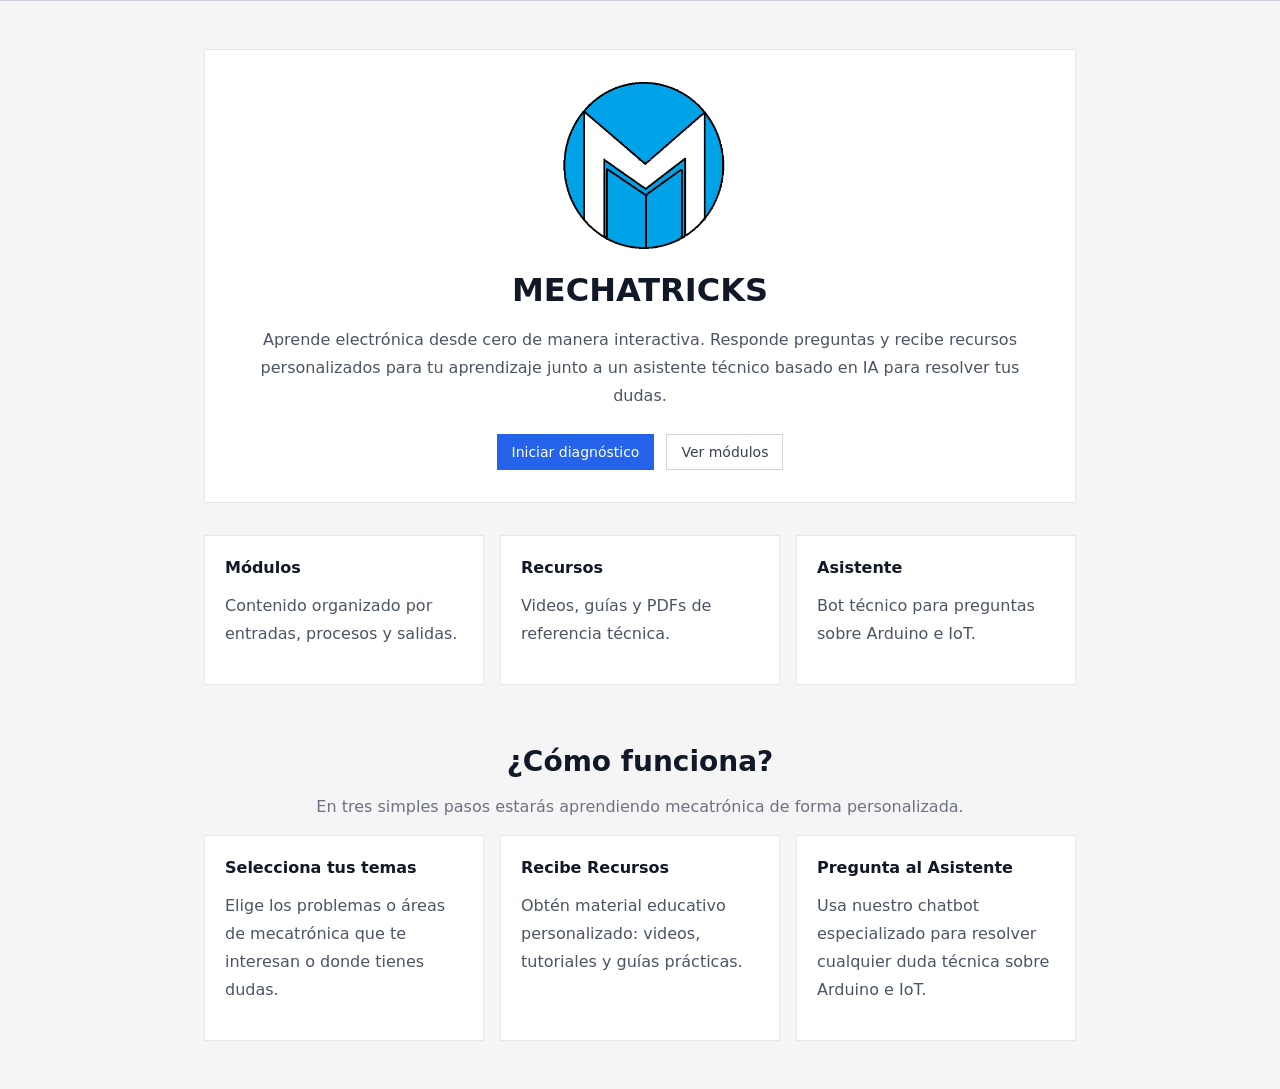
<file: Mechatricks_Final/index.html>
<!doctype html>
<html lang="es">
  <head>
    <meta charset="utf-8">
    <meta http-equiv="refresh" content="0; url=Mechatricks_Final/site/index.html">
    <title>Mechatricks</title>
  </head>
  <body>
    <p>Cargando Mechatricks...</p>
  </body>
</html>
</file>
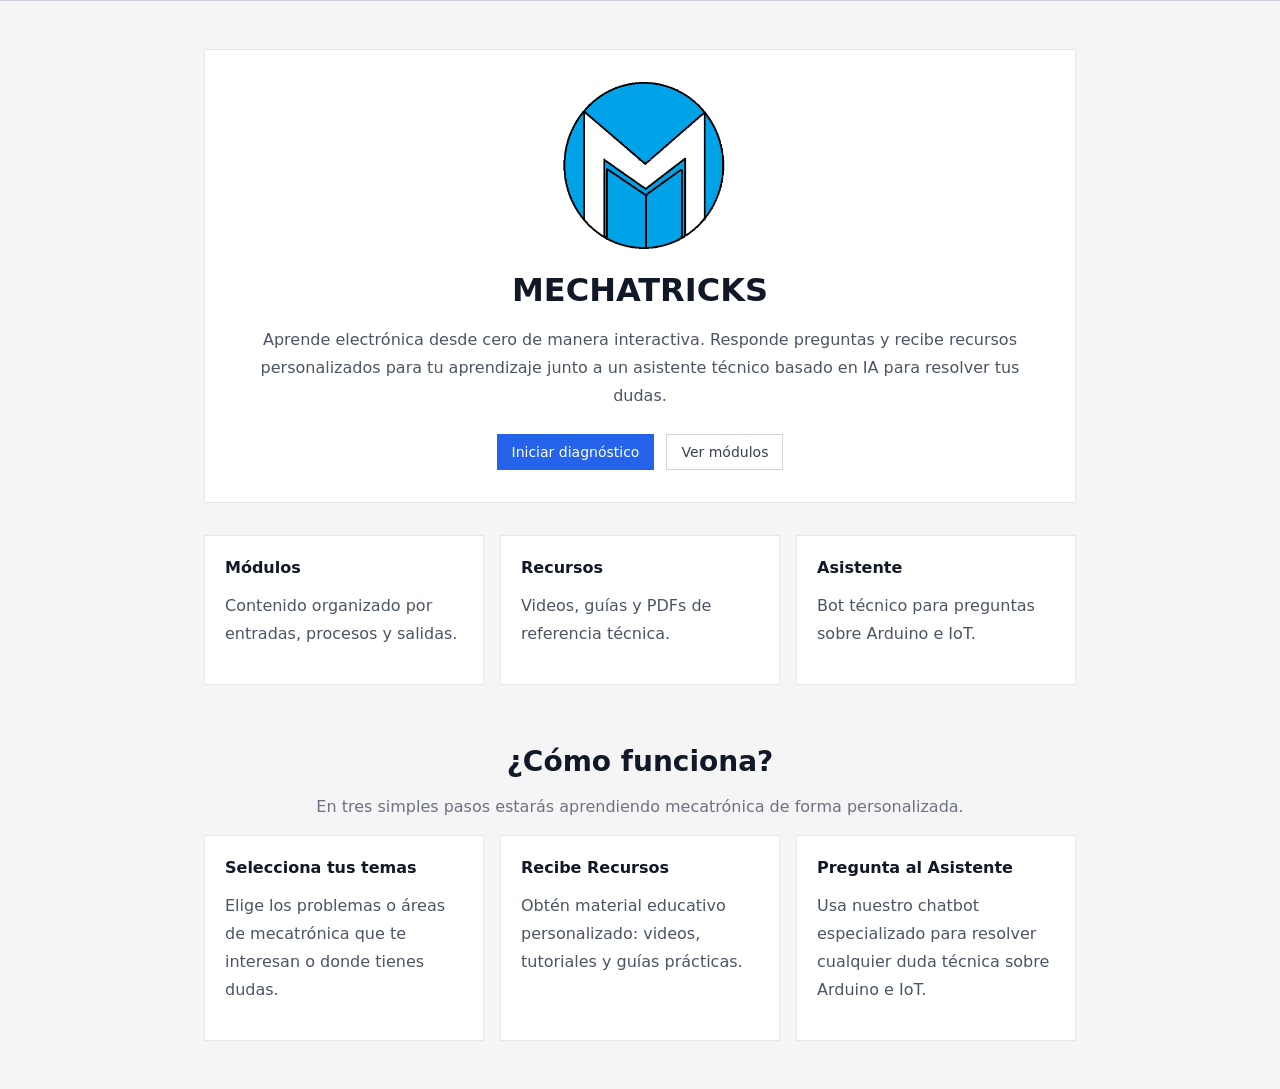
<file: Mechatricks_Final/Mechatricks_Final/site/index.html>
<!DOCTYPE html>
<html lang="es">
<head>
  <meta charset="utf-8">
  <meta name="viewport" content="width=device-width, initial-scale=1">
  <title>MECHATRICKS</title>
  <link rel="stylesheet" href="assets/css/styles.css">
</head>
<body>
  <div class="raiz-diseno">
    <header class="encabezado-diseno" id="encabezado-diseno"></header>

    <main class="principal">
      <section class="seccion inicio">
        <div class="banner-principal">
          <div class="logo-banner">
            <img src="assets/MECHATRICKS.png" alt="Mechatricks logo">
          </div>
          <h1 class="titulo">MECHATRICKS</h1>
          <p class="copia-banner">
            Aprende electrónica desde cero de manera interactiva. Responde preguntas y recibe
            recursos personalizados para tu aprendizaje junto a un asistente técnico basado en IA para
            resolver tus dudas.
          </p>

          <div class="acciones-banner">
            <a href="diagnostico.html" class="boton boton-principal">Iniciar diagnóstico</a>
            <a href="modulos.html" class="boton boton-secundario">Ver módulos</a>
          </div>
        </div>

        <div class="cuadricula-resumen">
          <article class="caracteristica">
            <h3 class="titulo">Módulos</h3>
            <p class="descripcion-caracteristica">Contenido organizado por entradas, procesos y salidas.</p>
          </article>
          <article class="caracteristica">
            <h3 class="titulo">Recursos</h3>
            <p class="descripcion-caracteristica">Videos, guías y PDFs de referencia técnica.</p></article>
          <article class="caracteristica">
            <h3 class="titulo">Asistente</h3>
            <p class="descripcion-caracteristica">Bot técnico para preguntas sobre Arduino e IoT.</p>
          </article>
        </div>

        <div class="como-funciona">
          <h2 class="encabezado">¿Cómo funciona?</h2>
          <p class="copia-seccion">
            En tres simples pasos estarás aprendiendo mecatrónica de forma personalizada.
          </p>

          <div class="cuadricula-pasos">
            <article class="paso">
              <h3 class="titulo">Selecciona tus temas</h3>
              <p class="descripcion-paso">Elige los problemas o áreas de mecatrónica que te interesan o donde tienes dudas.</p>
            </article>
            <article class="paso">
              <h3 class="titulo">Recibe Recursos</h3>
              <p class="descripcion-paso">Obtén material educativo personalizado: videos, tutoriales y guías prácticas.</p>
            </article>
            <article class="paso">
              <h3 class="titulo">Pregunta al Asistente</h3>
              <p class="descripcion-paso">Usa nuestro chatbot especializado para resolver cualquier duda técnica sobre Arduino e IoT.</p>
            </article>
          </div>
        </div>
      </section>
    </main>
  </div>
  <script type="module">
    import { inicializarDiseno } from "./assets/js/layout.js";
    inicializarDiseno("index.html");
  </script>
</body>
</html>
</file>
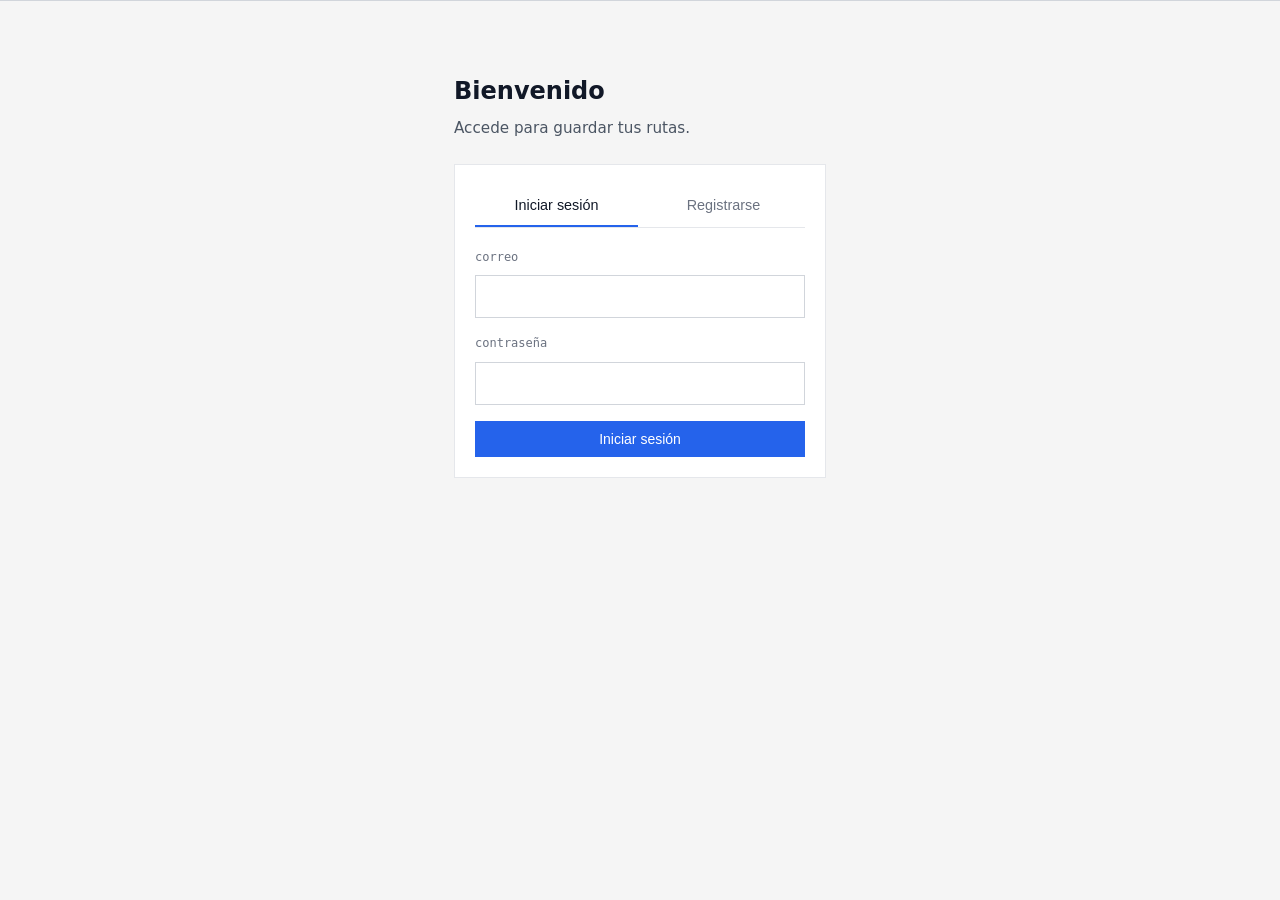
<file: Mechatricks_Final/Mechatricks_Final/site/auth.html>
<!DOCTYPE html>
<html lang="es">
<head>
  <meta charset="utf-8">
  <meta name="viewport" content="width=device-width, initial-scale=1">
  <title>Acceso — mechatricks</title>
  <link rel="stylesheet" href="assets/css/styles.css">
</head>
<body>
  <div class="raiz-diseno">
    <header class="encabezado-diseno" id="encabezado-diseno"></header>
    <main class="principal">
      <div class="seccion-acceso">
        <h1 class="titulo">Bienvenido</h1>
        <p class="subtitulo">Accede para guardar tus rutas.</p>

        <div class="formulario-acceso">
          <div class="pestanas-autenticacion">
            <button id="pestaña-iniciar-sesion" class="pestaña activa">Iniciar sesión</button>
            <button id="pestaña-registrarse" class="pestaña">Registrarse</button>
          </div>

          <form id="formulario-autenticacion" class="formulario-autenticacion">
            <div class="grupo-formulario" id="grupo-nombre" style="display: none">
              <label class="etiqueta-formulario">nombre</label>
              <input id="entrada-nombre" class="entrada-formulario">
            </div>
            <div class="grupo-formulario">
              <label class="etiqueta-formulario">correo</label>
              <input type="email" required id="entrada-correo" class="entrada-formulario">
            </div>
            <div class="grupo-formulario">
               <label class="etiqueta-formulario">contraseña</label>
               <input type="password" required minlength="6" id="entrada-contraseña" class="entrada-formulario">
            </div>

            <p id="error-formulario" class="error-formulario" style="display: none"></p>

            <button type="submit" id="boton-enviar" class="boton boton-principal boton-enviar">Iniciar sesión</button>
          </form>
        </div>
      </div>
    </main>
  </div>
  <script type="module" src="assets/js/pages/auth.js"></script>
</body>
</html>
</file>
<file: Mechatricks_Final/Mechatricks_Final/site/assets/css/styles.css>
/* Variables principales */
:root {
  --fondo: #f5f5f5;
  --texto: #111827;
  --primario: #2563eb;
  --primario-hover: #1d4ed8;
  --texto-blanco: #ffffff;
  --borde: #d1d5db;
  --borde-tarjeta: #e5e7eb;
  --gris-claro: #f9fafb;
  --gris-medio: #6b7280;
  --fuente: "Inter", system-ui, sans-serif;
  --fuente-codigo: "JetBrains Mono", monospace;
}

/* Reset básico */
* {
  box-sizing: border-box;
}

body {
  min-height: 100vh;
  margin: 0;
  background-color: var(--fondo);
  color: var(--texto);
  font-family: var(--fuente);
  line-height: 1.5;
}

.raiz-diseno {
  min-height: 100vh;
  display: flex;
  flex-direction: column;
  background-color: var(--fondo);
  color: var(--texto);
}

.encabezado-diseno {
  background-color: #ffffff;
  border-bottom: 1px solid var(--borde);
}

.interior-diseno {
  width: calc(100% - 32px);
  margin: 0 auto;
  min-height: 56px;
  display: grid;
  grid-template-columns: minmax(0, 1fr) auto auto;
  gap: 6px;
  align-items: center;
}

.enlace-marca {
  font-family: var(--fuente-codigo);
  font-weight: 700;
  font-size: 1.125rem;
  color: var(--texto);
  text-decoration: none;
}

.enlaces-nav {
  display: none;
  gap: 24px;
  align-items: center;
  grid-column: 1 / -1;
}

.boton-menu-nav {
  width: 36px;
  height: 36px;
  grid-column: 2;
  grid-row: 1;
  padding: 8px;
  border: 1px solid var(--borde);
  background: #ffffff;
  display: grid;
  align-content: center;
  gap: 4px;
  cursor: pointer;
}

.boton-menu-nav span {
  display: block;
  height: 2px;
  background: var(--texto);
}

.menu-nav-abierto .enlaces-nav {
  display: flex;
  width: 100%;
  flex-direction: column;
  align-items: stretch;
  gap: 0;
  padding-bottom: 8px;
}

.menu-nav-abierto .enlace-nav {
  padding: 10px 0;
  border-top: 1px solid var(--borde-tarjeta);
}

@media (min-width: 768px) {
  .interior-diseno {
    width: min(1100px, calc(100% - 48px));
    display: flex;
    justify-content: space-between;
  }

  .enlaces-nav {
    display: flex;
    grid-column: auto;
  }

  .boton-menu-nav {
    display: none;
  }
}

.enlace-nav {
  font-size: 0.875rem;
  color: var(--gris-medio);
  text-decoration: none;
  font-weight: 500;
  transition: color 0.2s ease;
}

.enlace-nav:hover,
.enlace-nav-activo {
  color: var(--texto);
}

.acciones-usuario {
  gap: 12px;
  display: flex;
  align-items: center;
  grid-column: 3;
  grid-row: 1;
}

.correo-usuario {
  display: none;
  color: #6b7280; /* color directo */
  font-size: 0.75rem;
  max-width: 180px;
  overflow: hidden;
  text-overflow: ellipsis;
  white-space: nowrap;
}

@media (min-width: 640px) {
  .correo-usuario {
    display: inline-block;
  }
}

.boton {
  display: inline-flex;
  align-items: center;
  justify-content: center;
  min-height: 36px;
  padding: 0 14px;
  border-radius: 0;
  font-size: 0.875rem;
  font-weight: 500;
  text-decoration: none;
  border: 1px solid transparent;
  cursor: pointer;
}

.boton,
.boton-principal,
.boton-secundario,
.boton-peligro,
.boton-pastilla,
button,
input[type="button"],
input[type="submit"],
input[type="reset"] {
  border-radius: 0 !important;
}

.boton-principal {
  background-color: var(--primario);
  color: var(--texto-blanco);
}

.boton-principal:hover {
  background-color: var(--primario-hover);
}

.boton-secundario {
  background-color: #ffffff;
  color: #374151;
  border-color: var(--borde);
}

.boton-secundario:hover {
  background-color: #f3f4f6;
}

.boton-acceso {
  white-space: nowrap;
}

/* Panel del Chat */
.panel-chat {
  background-color: #ffffff;
  border: 1px solid var(--borde-tarjeta);
  border-radius: 0;
  box-shadow: none;
  display: flex;
  flex-direction: column;
  overflow: hidden;
  height: 480px;
}

.encabezado-chat {
  padding: 0.75rem 1rem;
  border-bottom: 1px solid var(--borde-tarjeta);
  display: flex;
  align-items: center;
  justify-content: space-between;
}

.estado-chat {
  color: #16a34a;
  font-size: 0.75rem;
  font-family: var(--fuente-codigo);
}

.mensajes-chat {
  flex: 1;
  overflow-y: auto;
  padding: 1rem;
  display: flex;
  flex-direction: column;
  gap: 0.75rem;
}

.chat-vacio {
  color: var(--gris-medio);
  font-size: 0.875rem;
}

.mensaje-chat {
  padding: 0.75rem 0.875rem;
  font-size: 0.875rem;
  line-height: 1.5;
  white-space: pre-wrap;
  word-break: break-word;
  border-left-width: 4px;
  border-left-style: solid;
}

.mensaje-usuario {
  background-color: #eff6ff;
  border-left-color: #3b82f6;
  color: var(--texto);
}

.mensaje-asistente {
  background-color: var(--gris-claro);
  border-left-color: var(--borde);
  color: #1f2937;
}

.escribiendo-chat {
  display: inline-flex;
  align-items: center;
  gap: 0.5rem;
  padding: 0.75rem 0.875rem;
  font-size: 0.875rem;
  background-color: var(--gris-claro);
  border-left: 4px solid var(--borde);
}

.fila-entrada-chat {
  padding: 0.75rem;
  border-top: 1px solid var(--borde-tarjeta);
  display: flex;
  gap: 0.75rem;
}

.entrada-chat {
  flex: 1;
  padding: 0.75rem 0.875rem;
  border: 1px solid var(--borde);
  border-radius: 0;
  background-color: #ffffff;
  font-size: 0.875rem;
  color: var(--texto);
}

.entrada-chat:focus {
  outline: none;
  border-color: var(--primario);
}

.boton-enviar-chat {
  min-width: 96px;
}

/* Pantalla de login / registro */
.seccion-acceso {
  max-width: 420px;
  margin: 0 auto;
  padding: 4rem 1.5rem;
}

.seccion-acceso .titulo {
  margin-top: 0.5rem;
  font-size: 1.5rem;
  font-weight: 700;
  color: var(--texto);
}

.seccion-acceso .subtitulo {
  margin-top: 0.5rem;
  color: #4b5563;
  font-size: 0.95rem;
}

.formulario-acceso {
  margin-top: 1.5rem;
  background-color: #ffffff;
  border: 1px solid var(--borde-tarjeta);
  border-radius: 0;
  box-shadow: none;
  padding: 1.25rem;
}

.pestanas-autenticacion {
  display: grid;
  grid-template-columns: repeat(2, minmax(0, 1fr));
  gap: 0.25rem;
  margin-bottom: 1.25rem;
  border-bottom: 1px solid var(--borde-tarjeta);
}

.pestaña {
  padding: 0.75rem 0;
  font-size: 0.9rem;
  font-weight: 500;
  color: var(--gris-medio);
  background: transparent;
  border: none;
  border-bottom: 2px solid transparent;
  cursor: pointer;
}

.activa {
  color: var(--texto);
  border-bottom-color: var(--primario);
}

.formulario-autenticacion {
  display: grid;
  gap: 1rem;
}

.grupo-formulario {
  display: grid;
  gap: 0.35rem;
}

.etiqueta-formulario {
  display: block;
  font-size: 0.75rem;
  color: var(--gris-medio);
  margin-bottom: 0.25rem;
  font-family: var(--fuente-codigo);
  text-transform: lowercase;
}

.entrada-formulario {
  width: 100%;
  padding: 0.75rem 0.9rem;
  border: 1px solid var(--borde);
  border-radius: 0;
  background-color: #ffffff;
  font-size: 0.95rem;
  color: var(--texto);
}

.entrada-formulario:focus {
  outline: none;
  border-color: var(--primario);
}

.error-formulario {
  color: #dc2626;
  font-size: 0.9rem;
}

.boton-enviar {
  width: 100%;
  justify-content: center;
}

/* Estructura general de secciones */
.seccion {
  max-width: 920px;
  margin: 0 auto;
  padding: 3rem 1.5rem;
}

.meta-pagina {
  font-family: var(--fuente-codigo);
  font-size: 0.75rem;
  color: var(--gris-medio);
}

.titulo {
  margin-top: 0.5rem;
  font-size: 1.5rem;
  font-weight: 700;
  color: var(--texto);
}

.descripcion-pagina {
  margin-top: 0.5rem;
  color: #4b5563;
  font-size: 0.95rem;
}

.encabezado-pagina {
  display: grid;
  gap: 0.75rem;
  margin-bottom: 1.5rem;
}

.nota-pagina {
  color: #475569;
  font-size: 0.95rem;
}

.seccion-asistente {
  margin-top: 2rem;
}

.grupos-recursos {
  display: grid;
  gap: 1.5rem;
}

.grupo-recurso {
  display: grid;
  gap: 0.85rem;
}

.mensaje-recursos-vacios {
  margin-top: 1.25rem;
  color: var(--gris-medio);
}

.accion-pagina {
  display: inline-flex;
  margin-top: 1.25rem;
}

.tarjeta-info,
.tarjeta-resultado,
.tarjeta-perfil,
.tarjeta-recomendada,
.tarjeta-pregunta,
.envoltura-tabla-recursos {
  background-color: #ffffff;
  border: 1px solid var(--borde-tarjeta);
  border-radius: 0;
  box-shadow: none;
}

.tarjeta-info,
.tarjeta-resultado,
.tarjeta-perfil,
.tarjeta-recomendada,
.tarjeta-pregunta {
  padding: 1.25rem;
}

.fila-filtro,
.cuadricula-filtros,
.fila-accion,
.acciones-navegacion,
.cuadricula-perfil,
.contenido-recomendado,
.lista-sugerida {
  display: grid;
  gap: 0.75rem;
}

.fila-filtro {
  grid-template-columns: repeat(auto-fit, minmax(120px, max-content));
}

.boton-pastilla {
  padding: 0.5rem 0.85rem;
  border-radius: 0;
  border: 1px solid var(--borde);
  background-color: #ffffff;
  color: #374151;
  font-size: 0.875rem;
  cursor: pointer;
}

.boton-pastilla:hover {
  background-color: var(--gris-claro);
}

.boton-pastilla-activo {
  background-color: var(--primario);
  color: var(--texto-blanco);
  border-color: var(--primario);
}

.lista-modulos {
  margin-top: 1.5rem;
  list-style: none;
  padding: 0;
}

.elemento-modulo {
  padding: 1rem 1.25rem;
}

.elemento-modulo-alternado {
  background-color: var(--gris-claro);
}

.fila-modulo {
  display: flex;
  flex-direction: column;
  gap: 0.75rem;
}

@media (min-width: 768px) {
  .fila-modulo {
    flex-direction: row;
    align-items: center;
    justify-content: space-between;
  }
}

.info-modulo {
  display: flex;
  align-items: flex-start;
  gap: 1rem;
  min-width: 0;
}

.id-modulo,
.etiqueta-resultado,
.etiqueta-estadistica,
.etiqueta-formulario,
.meta-pagina,
.tipo-recurso {
  font-family: var(--fuente-codigo);
  font-size: 0.75rem;
  color: var(--gris-medio);
}

.meta-modulo,
.detalle-modulo,
.descripcion-pagina,
.texto-ayuda,
.caracteristica .descripcion,
.caracteristica .descripcion-caracteristica,
.paso .descripcion,
.paso .descripcion-paso,
.descripcion-modulo,
.fuente-recurso {
  color: #4b5563;
  line-height: 1.65;
}

.titulo-modulo,
.titulo-recurso,
.valor-estadistica,
.valor-resultado,
.encabezado,
.subtitulo-seccion {
  color: var(--texto);
  font-weight: 700;
}

.titulo-modulo,
.titulo-recurso,
.titulo,
.encabezado,
.subtitulo-seccion {
  margin: 0;
}

.subtitulo-modulo,
.detalle-modulo,
.resumen-recurso,
.mensaje-estado,
.texto-ayuda,
.descripcion-pagina,
.caracteristica .descripcion,
.caracteristica .descripcion-caracteristica,
.paso .descripcion,
.paso .descripcion-paso,
.descripcion-modulo,
.fuente-recurso {
  margin-top: 0.75rem;
}

.etiquetas-modulo,
.acciones-sugeridas,
.cuadricula-perfil,
.contenido-recomendado,
.fila-accion {
  align-items: center;
}

.etiquetas-modulo,
.acciones-sugeridas,
.fila-accion {
  display: flex;
  flex-wrap: wrap;
  gap: 0.75rem;
}

.insignia-estado,
.insignia-recurso {
  border-radius: 999px;
}

.insignia-estado {
  display: inline-flex;
  align-items: center;
  justify-content: center;
  padding: 0.25rem 0.65rem;
  font-size: 0.75rem;
  border: 1px solid transparent;
}

.dificultad-basica {
  color: #166534;
  border-color: #16a34a;
}

.dificultad-intermedia {
  color: #475569;
  border-color: #94a3b8;
}

.dificultad-avanzada {
  color: #991b1b;
  border-color: #ef4444;
}

.estado-disponible {
  color: #166534;
  border-color: #16a34a;
}

.estado-proximo {
  color: #475569;
  border-color: var(--borde);
}

.insignia-contorno {
  color: #475569;
  border-color: #cbd5e1;
  background-color: #f8fafc;
}

.campo-filtro,
.fila-formulario {
  display: grid;
  gap: 0.35rem;
}

.etiqueta-filtro,
.etiqueta-formulario {
  font-size: 0.75rem;
  color: var(--gris-medio);
}

.entrada-filtro,
.entrada-chat,
.entrada-formulario {
  width: 100%;
  padding: 0.75rem 0.9rem;
  border: 1px solid var(--borde);
  border-radius: 0;
  background-color: #ffffff;
  font-size: 0.95rem;
  color: var(--texto);
}

.entrada-filtro:focus,
.entrada-chat:focus,
.entrada-formulario:focus {
  outline: none;
  border-color: var(--primario);
}

/* Tabla de recursos */
.tabla-recursos {
  width: 100%;
  border-collapse: collapse;
}

.fila-recurso {
  border-bottom: 1px solid var(--borde-tarjeta);
}

.fila-recurso-alternada {
  background-color: #f8fafc;
}

.celda-recurso {
  padding: 0.9rem 1rem;
  vertical-align: top;
}

.tipo-recurso {
  font-size: 0.75rem;
  color: var(--gris-medio);
}

.enlace-recurso,
.enlace-modulo,
.accion-recomendada {
  color: var(--primario);
  text-decoration: none;
}

.enlace-recurso:hover,
.enlace-modulo:hover,
.accion-recomendada:hover {
  text-decoration: underline;
}

.lista-recursos {
  width: 100%;
  margin: 0;
  padding: 0;
  list-style: none;
  border: 1px solid var(--borde-tarjeta);
  border-radius: 0;
  overflow: hidden;
  background-color: #ffffff;
  box-shadow: none;
}

.elemento-recurso {
  display: flex;
  align-items: center;
  justify-content: space-between;
  gap: 1rem;
  padding: 1rem 1.15rem;
}

.elemento-recurso-alternado {
  background-color: #f8fafc;
}

.contenido-elemento-recurso {
  min-width: 0;
}

.meta-recurso {
  margin: 0.35rem 0 0;
  color: var(--gris-medio);
  font-size: 0.85rem;
  line-height: 1.5;
}

.accion-recurso {
  white-space: nowrap;
}

.fila-vacia-recursos {
  padding: 1.5rem;
  text-align: center;
  color: var(--gris-medio);
}

.resumen-resultado,
.cuadricula-perfil,
.lista-sugerida {
  gap: 1rem;
}

.fila-resultado,
.estadistica-perfil,
.elemento-sugerido {
  display: flex;
  justify-content: space-between;
  gap: 1rem;
}

.etiqueta-resultado,
.etiqueta-estadistica,
.subtitulo-seccion,
.id-modulo,
.meta-pagina {
  text-transform: none;
  letter-spacing: normal;
}

.valor-resultado,
.valor-estadistica {
  color: var(--texto);
  font-weight: 600;
}

.tarjeta-pregunta {
  margin-top: 1rem;
  display: grid;
}

.opcion-seleccion {
  display: flex;
  align-items: center;
  gap: 0.75rem;
  padding: 1rem 1.25rem;
  border-bottom: 1px solid var(--borde-tarjeta);
  cursor: pointer;
}

.opcion-seleccion:last-child {
  border-bottom: none;
}

.opcion-seleccion:hover {
  background-color: #f8fafc;
}

.opcion-seleccionada {
  background-color: #eff6ff;
}

.entrada-opcion {
  width: 1rem;
  height: 1rem;
}

.etiqueta-opcion {
  color: var(--texto);
  font-size: 0.95rem;
}

.acciones-navegacion,
.fila-accion {
  grid-template-columns: repeat(auto-fit, minmax(120px, max-content));
}

.boton-navegacion,
.boton-peligro {
  min-width: 120px;
}

.boton-peligro {
  background-color: #dc2626;
  color: #ffffff;
  border-color: #dc2626;
}

.boton-peligro:hover {
  background-color: #b91c1c;
}

.estado-pagina-vacia {
  text-align: center;
  padding: 4rem 1.5rem;
}

.tarjeta-perfil {
  margin-top: 1.5rem;
}

.cuadricula-perfil {
  grid-template-columns: repeat(1, minmax(0, 1fr));
}

@media (min-width: 768px) {
  .cuadricula-perfil,
  .contenido-recomendado,
  .fila-accion {
    grid-template-columns: repeat(2, minmax(0, 1fr));
  }
}

.estadistica-perfil {
  background-color: #ffffff;
  border: 1px solid var(--borde-tarjeta);
  border-radius: 0;
  padding: 1rem;
}

.etiqueta-estadistica {
  margin-bottom: 0.5rem;
}

.seccion-recomendada,
.seccion-sugerida {
  margin-top: 2rem;
}

.subtitulo-seccion {
  font-size: 0.9rem;
  color: #475569;
  margin-bottom: 0.75rem;
}

.tarjeta-recomendada,
.elemento-sugerido {
  padding: 1.25rem;
}

.contenido-recomendado {
  display: grid;
  gap: 1rem;
}

@media (min-width: 768px) {
  .contenido-recomendado {
    grid-template-columns: 1fr max-content;
    align-items: center;
  }
}

.detalle-modulo,
.descripcion-modulo {
  margin-top: 0.5rem;
}

.lista-sugerida {
  list-style: none;
  padding: 0;
}

.elemento-sugerido {
  border: 1px solid var(--borde-tarjeta);
  border-radius: 0;
  margin-bottom: 0.75rem;
}

.fila-sugerida {
  display: flex;
  align-items: center;
  justify-content: space-between;
  gap: 1rem;
}

.info-sugerida {
  display: flex;
  gap: 1rem;
  min-width: 0;
}

.acciones-sugeridas {
  display: flex;
  gap: 0.75rem;
  align-items: center;
}

/* Home / Inicio */
.inicio {
  display: grid;
  gap: 2rem;
}

.banner-principal {
  background-color: #ffffff;
  border: 1px solid var(--borde-tarjeta);
  border-radius: 0;
  box-shadow: none;
  padding: 2rem;
  text-align: center;
}

.logo-banner {
  display: flex;
  justify-content: center;
  margin-bottom: 1rem;
}

.logo-banner img {
  max-width: 180px;
  height: auto;
}

.banner-principal .titulo {
  font-size: 2rem;
  font-weight: 800;
  color: var(--texto);
  margin: 0.75rem 0 0.75rem;
}

.copia-banner {
  max-width: 760px;
  margin: 0 auto;
  color: #4b5563;
  line-height: 1.75;
}

.acciones-banner {
  display: flex;
  flex-wrap: wrap;
  gap: 0.75rem;
  justify-content: center;
  margin-top: 1.5rem;
}

.cuadricula-resumen,
.cuadricula-pasos {
  display: grid;
  gap: 1rem;
}

@media (min-width: 768px) {
  .cuadricula-resumen,
  .cuadricula-pasos {
    grid-template-columns: repeat(3, minmax(0, 1fr));
  }
}

.caracteristica,
.paso {
  background-color: #ffffff;
  border: 1px solid var(--borde-tarjeta);
  border-radius: 0;
  padding: 1.25rem;
  box-shadow: none;
}

.caracteristica:hover,
.paso:hover {
  box-shadow: none;
}

.caracteristica .titulo,
.paso .titulo {
  margin: 0;
  font-size: 1rem;
  font-weight: 700;
  color: var(--texto);
}

.caracteristica .descripcion,
.caracteristica .descripcion-caracteristica,
.paso .descripcion,
.paso .descripcion-paso {
  margin-top: 0.75rem;
  color: #4b5563;
  line-height: 1.75;
}

.como-funciona {
  margin-top: 1.5rem;
}

.encabezado {
  font-size: 1.75rem;
  font-weight: 700;
  color: var(--texto);
  text-align: center;
}

.copia-seccion {
  margin-top: 0.75rem;
  color: var(--gris-medio);
  text-align: center;
}

/* Pantalla de carga */
.pantalla-carga {
  min-height: 100vh;
  display: flex;
  align-items: center;
  justify-content: center;
  background-color: var(--fondo);
  color: var(--gris-medio);
  font-size: 0.95rem;
}

.icono-carga {
  margin-right: 0.5rem;
  animation: spin 1s linear infinite;
}

@keyframes spin {
  from {
    transform: rotate(0deg);
  }
  to {
    transform: rotate(360deg);
  }
}

.principal {
  flex: 1;
}

/* Error 404 */
.pagina-error {
  min-height: 100vh;
  display: flex;
  align-items: center;
  justify-content: center;
  padding: 1.5rem;
  text-align: center;
}

.caja-error {
  max-width: 400px;
  background: #ffffff;
  border: 1px solid var(--borde-tarjeta);
  padding: 2rem;
}

.caja-error .titulo {
  font-size: 3rem;
  color: var(--primario);
}

.caja-error .subtitulo {
  margin: 1rem 0 1.5rem;
  color: #4b5563; /* color manual */
}

/* badge viejo de categorías - ya no se usa? revisar */
.insignia-antigua {
  display: inline-block;
  padding: 2px 6px;
  font-size: 11px;
  background: #eee;
  border-radius: 3px;
}

/* Animación del ChatBot mientras escribe */
@keyframes pulse-dot {
  0%, 80%, 100% { opacity: 0.3; transform: scale(0.8); }
  40% { opacity: 1; transform: scale(1); }
}

.punto-escritura {
  display: inline-block;
  width: 6px;
  height: 6px;
  background-color: var(--gris-medio);
  border-radius: 50%;
  animation: pulse-dot 1.2s infinite ease-in-out;
}

.punto-escritura:nth-child(2) {
  animation-delay: 0.15s;
}

.punto-escritura:nth-child(3) {
  animation-delay: 0.3s;
}
</file>
